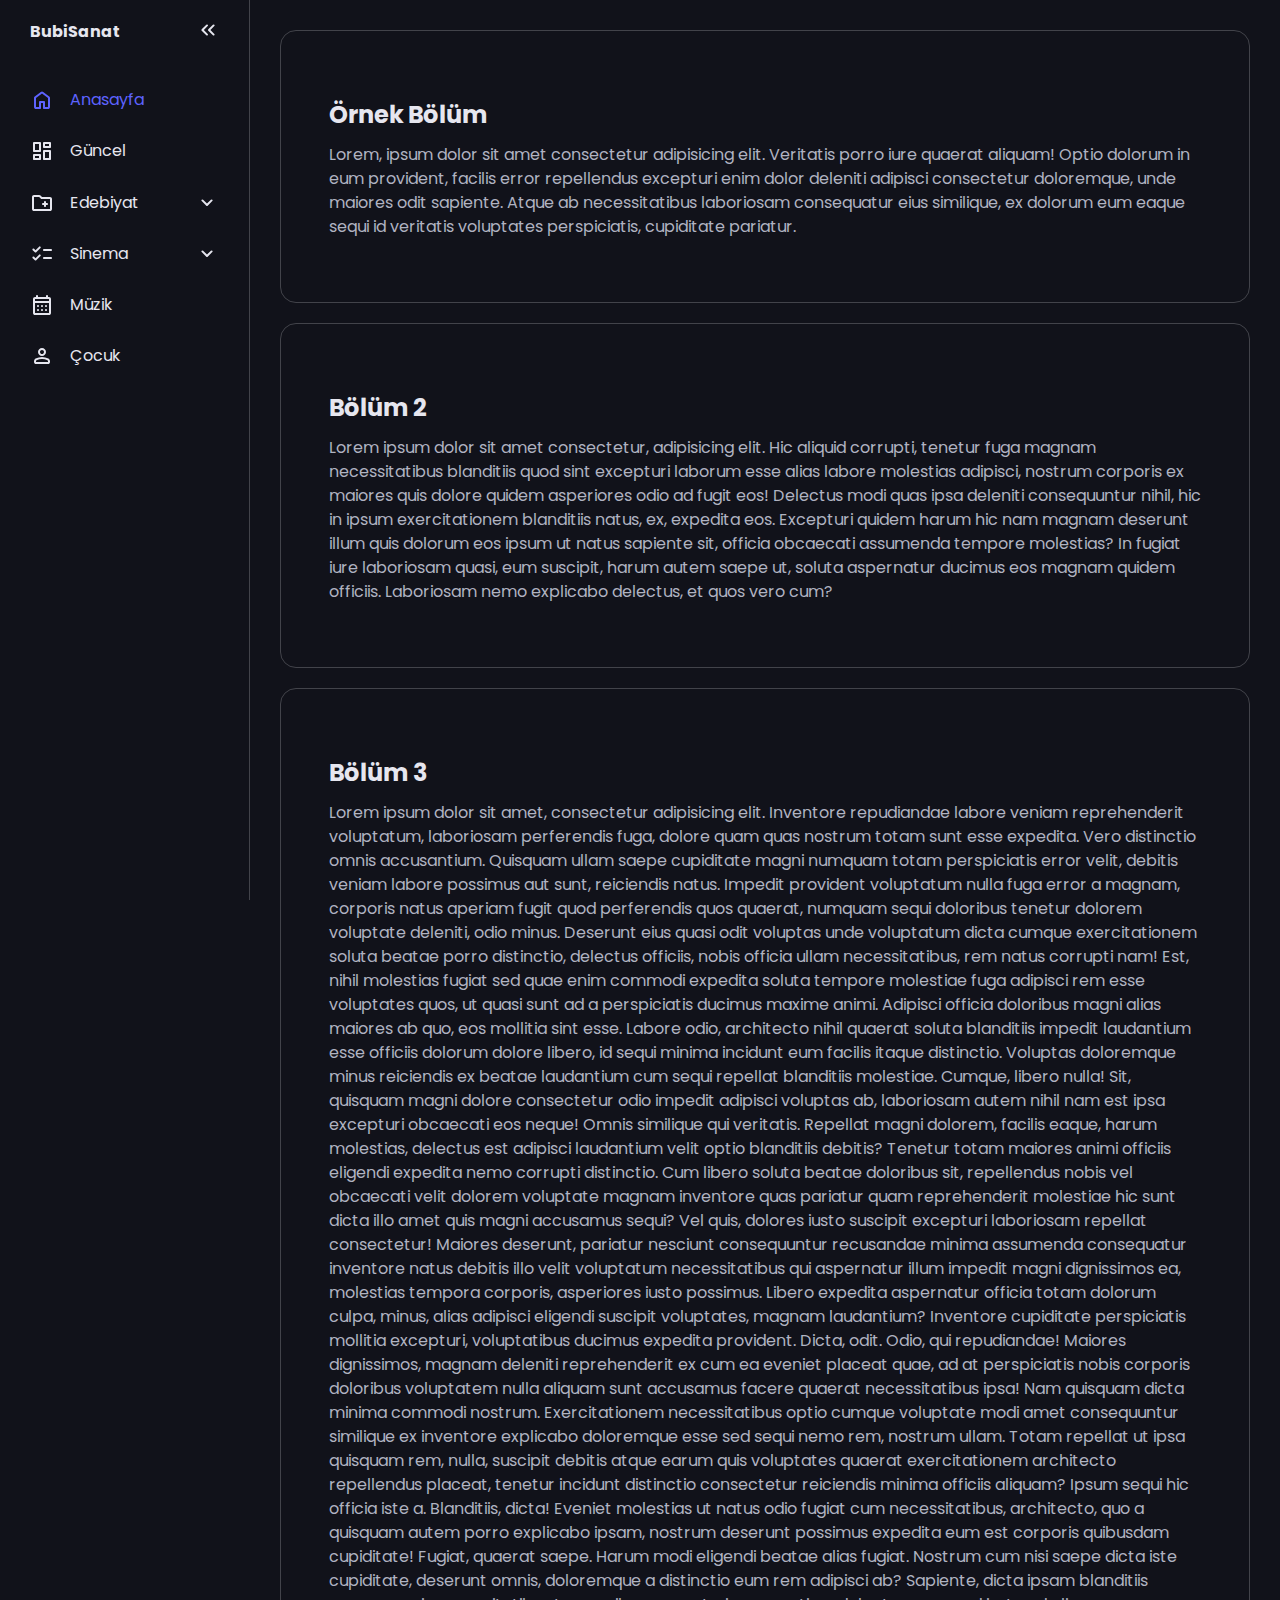
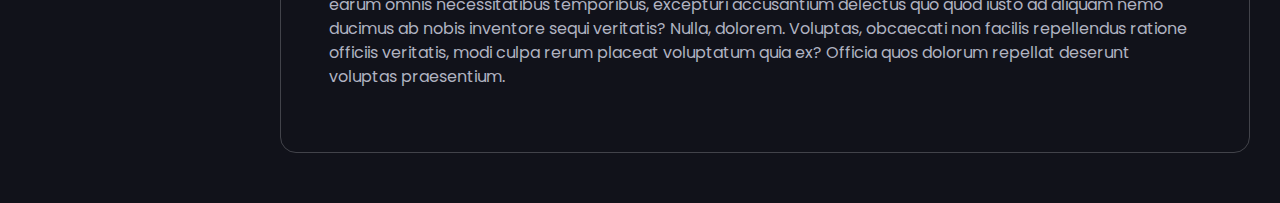
<file: index.html>
<!DOCTYPE html>
<html lang="en">
<head>
  <meta charset="UTF-8">
  <meta name="viewport" content="width=device-width, initial-scale=1.0">
  <title>Home</title>
  <link rel="stylesheet" href="style.css">
  <script type="text/javascript" src="app.js" defer></script>
  
</head>
<body>
  <nav id="sidebar">
    <ul>
      <li>
        <span class="logo">BubiSanat</span>
        <button onclick=toggleSidebar() id="toggle-btn">
          <svg xmlns="http://www.w3.org/2000/svg" height="24px" viewBox="0 -960 960 960" width="24px" fill="#e8eaed"><path d="m313-480 155 156q11 11 11.5 27.5T468-268q-11 11-28 11t-28-11L228-452q-6-6-8.5-13t-2.5-15q0-8 2.5-15t8.5-13l184-184q11-11 27.5-11.5T468-692q11 11 11 28t-11 28L313-480Zm264 0 155 156q11 11 11.5 27.5T732-268q-11 11-28 11t-28-11L492-452q-6-6-8.5-13t-2.5-15q0-8 2.5-15t8.5-13l184-184q11-11 27.5-11.5T732-692q11 11 11 28t-11 28L577-480Z"/></svg>
        </button>
      </li>
      <li class="active">
        <a href="index.html">
          <svg xmlns="http://www.w3.org/2000/svg" height="24px" viewBox="0 -960 960 960" width="24px" fill="#e8eaed"><path d="M240-200h120v-200q0-17 11.5-28.5T400-440h160q17 0 28.5 11.5T600-400v200h120v-360L480-740 240-560v360Zm-80 0v-360q0-19 8.5-36t23.5-28l240-180q21-16 48-16t48 16l240 180q15 11 23.5 28t8.5 36v360q0 33-23.5 56.5T720-120H560q-17 0-28.5-11.5T520-160v-200h-80v200q0 17-11.5 28.5T400-120H240q-33 0-56.5-23.5T160-200Zm320-270Z"/></svg>
          <span>Anasayfa</span>
        </a>
      </li>
      <li>
        <a class="active" href="guncel.html" id="guncel-link">
          <svg xmlns="http://www.w3.org/2000/svg" height="24px" viewBox="0 -960 960 960" width="24px" fill="#e8eaed"><path d="M520-640v-160q0-17 11.5-28.5T560-840h240q17 0 28.5 11.5T840-800v160q0 17-11.5 28.5T800-600H560q-17 0-28.5-11.5T520-640ZM120-480v-320q0-17 11.5-28.5T160-840h240q17 0 28.5 11.5T440-800v320q0 17-11.5 28.5T400-440H160q-17 0-28.5-11.5T120-480Zm400 320v-320q0-17 11.5-28.5T560-520h240q17 0 28.5 11.5T840-480v320q0 17-11.5 28.5T800-120H560q-17 0-28.5-11.5T520-160Zm-400 0v-160q0-17 11.5-28.5T160-360h240q17 0 28.5 11.5T440-320v160q0 17-11.5 28.5T400-120H160q-17 0-28.5-11.5T120-160Zm80-360h160v-240H200v240Zm400 320h160v-240H600v240Zm0-480h160v-80H600v80ZM200-200h160v-80H200v80Zm160-320Zm240-160Zm0 240ZM360-280Z"/></svg>
          <span>Güncel</span>
        </a>
      </li>
      <li>
        <button onclick=toggleSubMenu(this) class="dropdown-btn">
          <svg xmlns="http://www.w3.org/2000/svg" height="24px" viewBox="0 -960 960 960" width="24px" fill="#e8eaed"><path d="M160-160q-33 0-56.5-23.5T80-240v-480q0-33 23.5-56.5T160-800h207q16 0 30.5 6t25.5 17l57 57h320q33 0 56.5 23.5T880-640v400q0 33-23.5 56.5T800-160H160Zm0-80h640v-400H447l-80-80H160v480Zm0 0v-480 480Zm400-160v40q0 17 11.5 28.5T600-320q17 0 28.5-11.5T640-360v-40h40q17 0 28.5-11.5T720-440q0-17-11.5-28.5T680-480h-40v-40q0-17-11.5-28.5T600-560q-17 0-28.5 11.5T560-520v40h-40q-17 0-28.5 11.5T480-440q0 17 11.5 28.5T520-400h40Z"/></svg>
          <span>Edebiyat</span>
          <svg xmlns="http://www.w3.org/2000/svg" height="24px" viewBox="0 -960 960 960" width="24px" fill="#e8eaed"><path d="M480-361q-8 0-15-2.5t-13-8.5L268-556q-11-11-11-28t11-28q11-11 28-11t28 11l156 156 156-156q11-11 28-11t28 11q11 11 11 28t-11 28L508-372q-6 6-13 8.5t-15 2.5Z"/></svg>
        </button>
        <ul class="sub-menu">
          <div>
            <li><a href="#">Roman</a></li>
            <li><a href="#">Şiir</a></li>
            <li><a href="#">Öykü</a></li>
            <li><a href="#">Günlük</a></li>
            <li><a href="#">Gezi Yazısı</a></li>
            <li><a href="#">Masal</a></li>
            <li><a href="#">Deneme</a></li>
            <li><a href="#">Eleştiri/Çözümleme</a></li>
            <li><a href="#">Biyografi</a></li>
          </div>
        </ul>
      </li>
      <li>
        <button onclick=toggleSubMenu(this) class="dropdown-btn">
          <svg xmlns="http://www.w3.org/2000/svg" height="24px" viewBox="0 -960 960 960" width="24px" fill="#e8eaed"><path d="m221-313 142-142q12-12 28-11.5t28 12.5q11 12 11 28t-11 28L250-228q-12 12-28 12t-28-12l-86-86q-11-11-11-28t11-28q11-11 28-11t28 11l57 57Zm0-320 142-142q12-12 28-11.5t28 12.5q11 12 11 28t-11 28L250-548q-12 12-28 12t-28-12l-86-86q-11-11-11-28t11-28q11-11 28-11t28 11l57 57Zm339 353q-17 0-28.5-11.5T520-320q0-17 11.5-28.5T560-360h280q17 0 28.5 11.5T880-320q0 17-11.5 28.5T840-280H560Zm0-320q-17 0-28.5-11.5T520-640q0-17 11.5-28.5T560-680h280q17 0 28.5 11.5T880-640q0 17-11.5 28.5T840-600H560Z"/></svg>
          <span>Sinema</span>
          <svg xmlns="http://www.w3.org/2000/svg" height="24px" viewBox="0 -960 960 960" width="24px" fill="#e8eaed"><path d="M480-361q-8 0-15-2.5t-13-8.5L268-556q-11-11-11-28t11-28q11-11 28-11t28 11l156 156 156-156q11-11 28-11t28 11q11 11 11 28t-11 28L508-372q-6 6-13 8.5t-15 2.5Z"/></svg>
        </button>
        <ul class="sub-menu">
          <div>
            <li><a href="#">Ne izliyorum</a></li>
            <li><a href="#">Çözümleme/Eleştiri</a></li>
            <li><a href="#">Haftanın Filmleri</a></li>
            <li><a href="#">Belgesel</a></li>
            <li><a href="#">Kült Filmler</a></li>
          </div>
        </ul>
      </li>
      <li>
        <a href="music.html" id="music-link">
          <svg xmlns="http://www.w3.org/2000/svg" height="24px" viewBox="0 -960 960 960" width="24px" fill="#e8eaed"><path d="M200-80q-33 0-56.5-23.5T120-160v-560q0-33 23.5-56.5T200-800h40v-40q0-17 11.5-28.5T280-880q17 0 28.5 11.5T320-840v40h320v-40q0-17 11.5-28.5T680-880q17 0 28.5 11.5T720-840v40h40q33 0 56.5 23.5T840-720v560q0 33-23.5 56.5T760-80H200Zm0-80h560v-400H200v400Zm0-480h560v-80H200v80Zm0 0v-80 80Zm280 240q-17 0-28.5-11.5T440-440q0-17 11.5-28.5T480-480q17 0 28.5 11.5T520-440q0 17-11.5 28.5T480-400Zm-160 0q-17 0-28.5-11.5T280-440q0-17 11.5-28.5T320-480q17 0 28.5 11.5T360-440q0 17-11.5 28.5T320-400Zm320 0q-17 0-28.5-11.5T600-440q0-17 11.5-28.5T640-480q17 0 28.5 11.5T680-440q0 17-11.5 28.5T640-400ZM480-240q-17 0-28.5-11.5T440-280q0-17 11.5-28.5T480-320q17 0 28.5 11.5T520-280q0 17-11.5 28.5T480-240Zm-160 0q-17 0-28.5-11.5T280-280q0-17 11.5-28.5T320-320q17 0 28.5 11.5T360-280q0 17-11.5 28.5T320-240Zm320 0q-17 0-28.5-11.5T600-280q0-17 11.5-28.5T640-320q17 0 28.5 11.5T680-280q0 17-11.5 28.5T640-240Z"/></svg>
          <span>Müzik</span>
        </a>
      </li>
      <li>
        <a href="cocuk.html" id="cocuk-link">
          <svg xmlns="http://www.w3.org/2000/svg" height="24px" viewBox="0 -960 960 960" width="24px" fill="#e8eaed"><path d="M480-480q-66 0-113-47t-47-113q0-66 47-113t113-47q66 0 113 47t47 113q0 66-47 113t-113 47ZM160-240v-32q0-34 17.5-62.5T224-378q62-31 126-46.5T480-440q66 0 130 15.5T736-378q29 15 46.5 43.5T800-272v32q0 33-23.5 56.5T720-160H240q-33 0-56.5-23.5T160-240Zm80 0h480v-32q0-11-5.5-20T700-306q-54-27-109-40.5T480-360q-56 0-111 13.5T260-306q-9 5-14.5 14t-5.5 20v32Zm240-320q33 0 56.5-23.5T560-640q0-33-23.5-56.5T480-720q-33 0-56.5 23.5T400-640q0 33 23.5 56.5T480-560Zm0-80Zm0 400Z"/></svg>
          <span>Çocuk</span>
        </a>
      </li>
    </ul>
  </nav>
  <main>
    <div class="container">
      <h2>Örnek Bölüm</h2>
      <p>Lorem, ipsum dolor sit amet consectetur adipisicing elit. Veritatis porro iure quaerat aliquam! Optio dolorum in eum provident, facilis error repellendus excepturi enim dolor deleniti adipisci consectetur doloremque, unde maiores odit sapiente. Atque ab necessitatibus laboriosam consequatur eius similique, ex dolorum eum eaque sequi id veritatis voluptates perspiciatis, cupiditate pariatur.</p>
    </div>
    <div class="container">
      <h2>Bölüm 2 </h2>
      <p>Lorem ipsum dolor sit amet consectetur, adipisicing elit. Hic aliquid corrupti, tenetur fuga magnam necessitatibus blanditiis quod sint excepturi laborum esse alias labore molestias adipisci, nostrum corporis ex maiores quis dolore quidem asperiores odio ad fugit eos! Delectus modi quas ipsa deleniti consequuntur nihil, hic in ipsum exercitationem blanditiis natus, ex, expedita eos. Excepturi quidem harum hic nam magnam deserunt illum quis dolorum eos ipsum ut natus sapiente sit, officia obcaecati assumenda tempore molestias? In fugiat iure laboriosam quasi, eum suscipit, harum autem saepe ut, soluta aspernatur ducimus eos magnam quidem officiis. Laboriosam nemo explicabo delectus, et quos vero cum?</p>
    </div>
    <div class="container">
      <h2>Bölüm 3</h2>
      <p>Lorem ipsum dolor sit amet, consectetur adipisicing elit. Inventore repudiandae labore veniam reprehenderit voluptatum, laboriosam perferendis fuga, dolore quam quas nostrum totam sunt esse expedita. Vero distinctio omnis accusantium. Quisquam ullam saepe cupiditate magni numquam totam perspiciatis error velit, debitis veniam labore possimus aut sunt, reiciendis natus. Impedit provident voluptatum nulla fuga error a magnam, corporis natus aperiam fugit quod perferendis quos quaerat, numquam sequi doloribus tenetur dolorem voluptate deleniti, odio minus. Deserunt eius quasi odit voluptas unde voluptatum dicta cumque exercitationem soluta beatae porro distinctio, delectus officiis, nobis officia ullam necessitatibus, rem natus corrupti nam! Est, nihil molestias fugiat sed quae enim commodi expedita soluta tempore molestiae fuga adipisci rem esse voluptates quos, ut quasi sunt ad a perspiciatis ducimus maxime animi. Adipisci officia doloribus magni alias maiores ab quo, eos mollitia sint esse. Labore odio, architecto nihil quaerat soluta blanditiis impedit laudantium esse officiis dolorum dolore libero, id sequi minima incidunt eum facilis itaque distinctio. Voluptas doloremque minus reiciendis ex beatae laudantium cum sequi repellat blanditiis molestiae. Cumque, libero nulla! Sit, quisquam magni dolore consectetur odio impedit adipisci voluptas ab, laboriosam autem nihil nam est ipsa excepturi obcaecati eos neque! Omnis similique qui veritatis. Repellat magni dolorem, facilis eaque, harum molestias, delectus est adipisci laudantium velit optio blanditiis debitis? Tenetur totam maiores animi officiis eligendi expedita nemo corrupti distinctio. Cum libero soluta beatae doloribus sit, repellendus nobis vel obcaecati velit dolorem voluptate magnam inventore quas pariatur quam reprehenderit molestiae hic sunt dicta illo amet quis magni accusamus sequi? Vel quis, dolores iusto suscipit excepturi laboriosam repellat consectetur! Maiores deserunt, pariatur nesciunt consequuntur recusandae minima assumenda consequatur inventore natus debitis illo velit voluptatum necessitatibus qui aspernatur illum impedit magni dignissimos ea, molestias tempora corporis, asperiores iusto possimus. Libero expedita aspernatur officia totam dolorum culpa, minus, alias adipisci eligendi suscipit voluptates, magnam laudantium? Inventore cupiditate perspiciatis mollitia excepturi, voluptatibus ducimus expedita provident. Dicta, odit. Odio, qui repudiandae! Maiores dignissimos, magnam deleniti reprehenderit ex cum ea eveniet placeat quae, ad at perspiciatis nobis corporis doloribus voluptatem nulla aliquam sunt accusamus facere quaerat necessitatibus ipsa! Nam quisquam dicta minima commodi nostrum. Exercitationem necessitatibus optio cumque voluptate modi amet consequuntur similique ex inventore explicabo doloremque esse sed sequi nemo rem, nostrum ullam. Totam repellat ut ipsa quisquam rem, nulla, suscipit debitis atque earum quis voluptates quaerat exercitationem architecto repellendus placeat, tenetur incidunt distinctio consectetur reiciendis minima officiis aliquam? Ipsum sequi hic officia iste a. Blanditiis, dicta! Eveniet molestias ut natus odio fugiat cum necessitatibus, architecto, quo a quisquam autem porro explicabo ipsam, nostrum deserunt possimus expedita eum est corporis quibusdam cupiditate! Fugiat, quaerat saepe. Harum modi eligendi beatae alias fugiat. Nostrum cum nisi saepe dicta iste cupiditate, deserunt omnis, doloremque a distinctio eum rem adipisci ab? Sapiente, dicta ipsam blanditiis earum omnis necessitatibus temporibus, excepturi accusantium delectus quo quod iusto ad aliquam nemo ducimus ab nobis inventore sequi veritatis? Nulla, dolorem. Voluptas, obcaecati non facilis repellendus ratione officiis veritatis, modi culpa rerum placeat voluptatum quia ex? Officia quos dolorum repellat deserunt voluptas praesentium.</p>
    </div>
  </main>
</body>
</html>
</file>
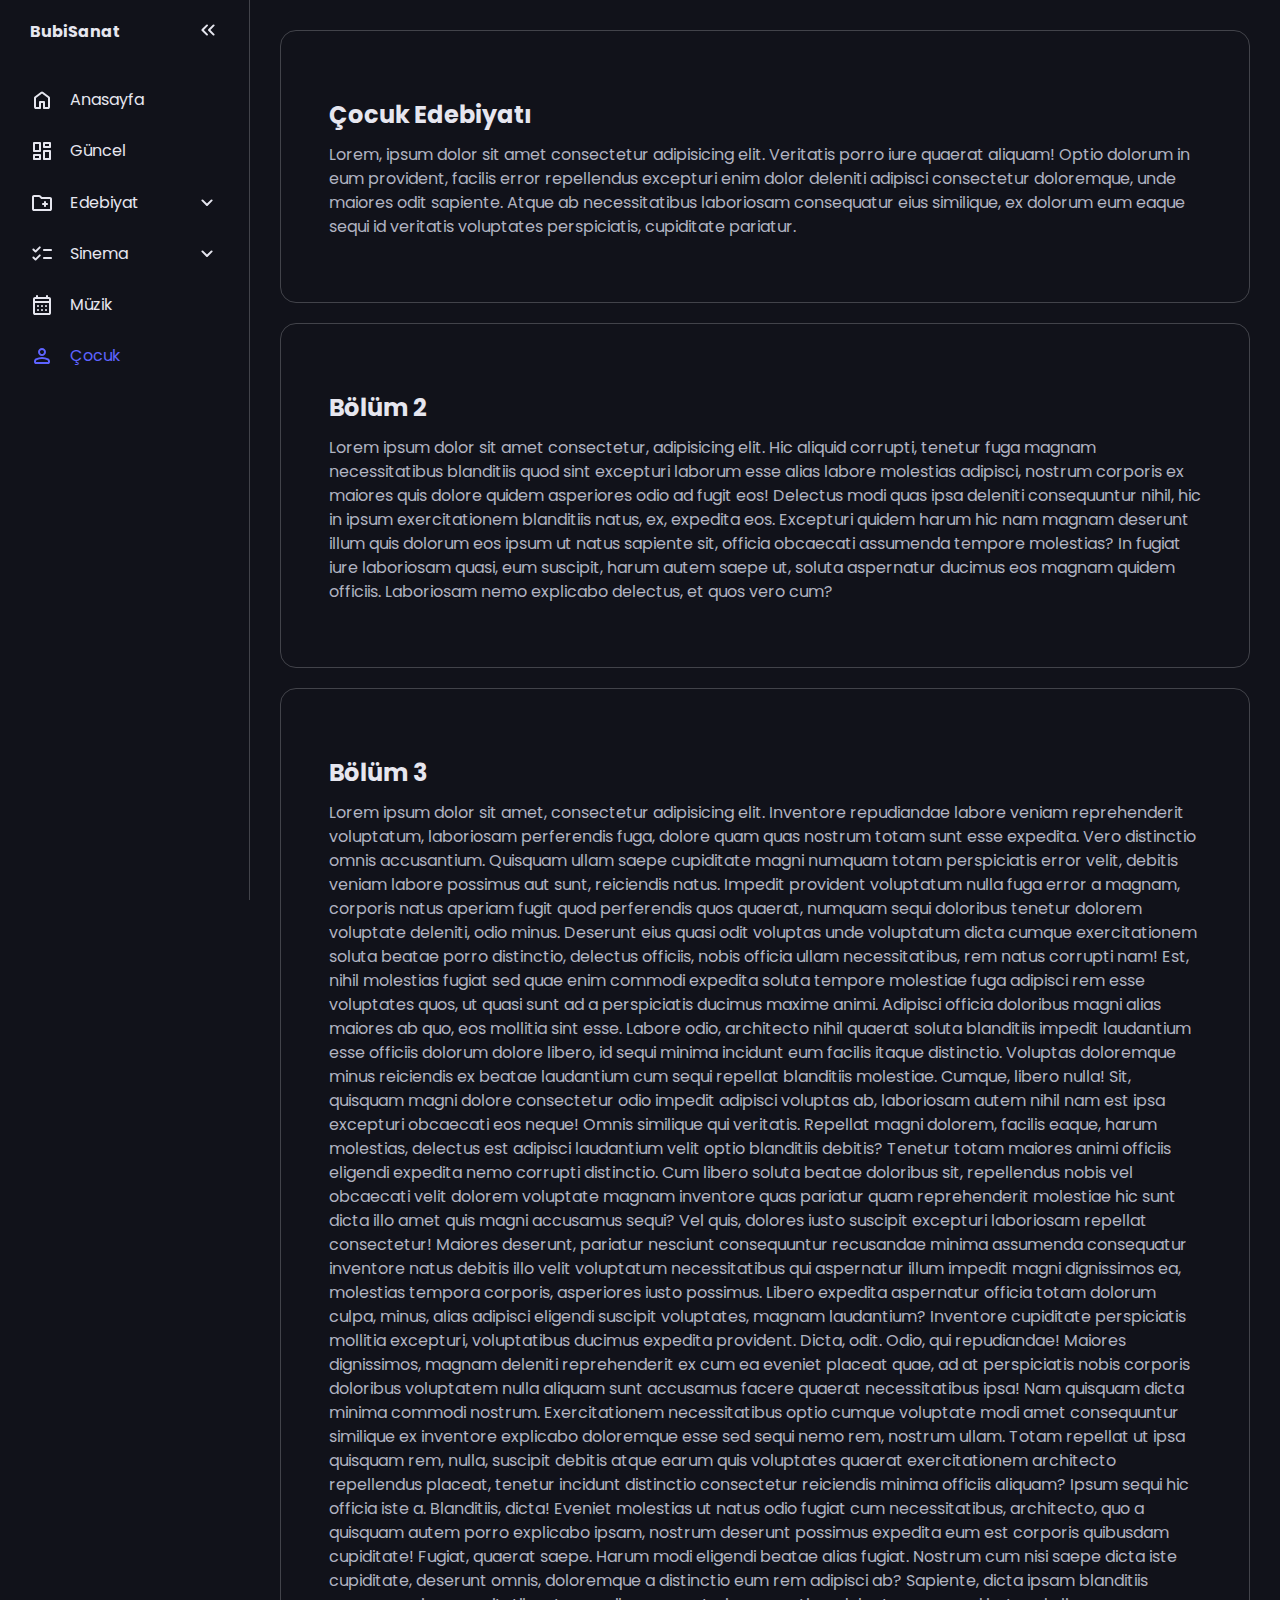
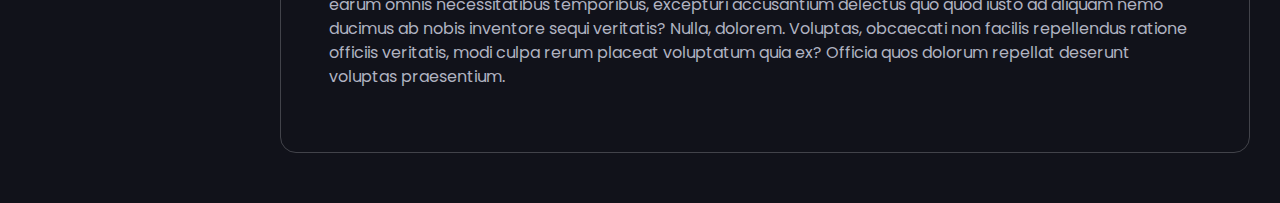
<file: cocuk.html>
<!DOCTYPE html>
<html lang="en">
<head>
  <meta charset="UTF-8">
  <meta name="viewport" content="width=device-width, initial-scale=1.0">
  <title>Home</title>
  <link rel="stylesheet" href="style.css">
  <script type="text/javascript" src="app.js" defer></script>
  
</head>
<body>
  <nav id="sidebar">
    <ul>
      <li>
        <span class="logo">BubiSanat</span>
        <button onclick=toggleSidebar() id="toggle-btn">
          <svg xmlns="http://www.w3.org/2000/svg" height="24px" viewBox="0 -960 960 960" width="24px" fill="#e8eaed"><path d="m313-480 155 156q11 11 11.5 27.5T468-268q-11 11-28 11t-28-11L228-452q-6-6-8.5-13t-2.5-15q0-8 2.5-15t8.5-13l184-184q11-11 27.5-11.5T468-692q11 11 11 28t-11 28L313-480Zm264 0 155 156q11 11 11.5 27.5T732-268q-11 11-28 11t-28-11L492-452q-6-6-8.5-13t-2.5-15q0-8 2.5-15t8.5-13l184-184q11-11 27.5-11.5T732-692q11 11 11 28t-11 28L577-480Z"/></svg>
        </button>
      </li>
      <li>
        <a href="index.html" id="index-link">
          <svg xmlns="http://www.w3.org/2000/svg" height="24px" viewBox="0 -960 960 960" width="24px" fill="#e8eaed"><path d="M240-200h120v-200q0-17 11.5-28.5T400-440h160q17 0 28.5 11.5T600-400v200h120v-360L480-740 240-560v360Zm-80 0v-360q0-19 8.5-36t23.5-28l240-180q21-16 48-16t48 16l240 180q15 11 23.5 28t8.5 36v360q0 33-23.5 56.5T720-120H560q-17 0-28.5-11.5T520-160v-200h-80v200q0 17-11.5 28.5T400-120H240q-33 0-56.5-23.5T160-200Zm320-270Z"/></svg>
          <span>Anasayfa</span>
        </a>
      </li>
      <li>
        <a href="guncel.html" id="guncel-link">
          <svg xmlns="http://www.w3.org/2000/svg" height="24px" viewBox="0 -960 960 960" width="24px" fill="#e8eaed"><path d="M520-640v-160q0-17 11.5-28.5T560-840h240q17 0 28.5 11.5T840-800v160q0 17-11.5 28.5T800-600H560q-17 0-28.5-11.5T520-640ZM120-480v-320q0-17 11.5-28.5T160-840h240q17 0 28.5 11.5T440-800v320q0 17-11.5 28.5T400-440H160q-17 0-28.5-11.5T120-480Zm400 320v-320q0-17 11.5-28.5T560-520h240q17 0 28.5 11.5T840-480v320q0 17-11.5 28.5T800-120H560q-17 0-28.5-11.5T520-160Zm-400 0v-160q0-17 11.5-28.5T160-360h240q17 0 28.5 11.5T440-320v160q0 17-11.5 28.5T400-120H160q-17 0-28.5-11.5T120-160Zm80-360h160v-240H200v240Zm400 320h160v-240H600v240Zm0-480h160v-80H600v80ZM200-200h160v-80H200v80Zm160-320Zm240-160Zm0 240ZM360-280Z"/></svg>
          <span>Güncel</span>
        </a>
      </li>
      <li>
        <button onclick=toggleSubMenu(this) class="dropdown-btn">
          <svg xmlns="http://www.w3.org/2000/svg" height="24px" viewBox="0 -960 960 960" width="24px" fill="#e8eaed"><path d="M160-160q-33 0-56.5-23.5T80-240v-480q0-33 23.5-56.5T160-800h207q16 0 30.5 6t25.5 17l57 57h320q33 0 56.5 23.5T880-640v400q0 33-23.5 56.5T800-160H160Zm0-80h640v-400H447l-80-80H160v480Zm0 0v-480 480Zm400-160v40q0 17 11.5 28.5T600-320q17 0 28.5-11.5T640-360v-40h40q17 0 28.5-11.5T720-440q0-17-11.5-28.5T680-480h-40v-40q0-17-11.5-28.5T600-560q-17 0-28.5 11.5T560-520v40h-40q-17 0-28.5 11.5T480-440q0 17 11.5 28.5T520-400h40Z"/></svg>
          <span>Edebiyat</span>
          <svg xmlns="http://www.w3.org/2000/svg" height="24px" viewBox="0 -960 960 960" width="24px" fill="#e8eaed"><path d="M480-361q-8 0-15-2.5t-13-8.5L268-556q-11-11-11-28t11-28q11-11 28-11t28 11l156 156 156-156q11-11 28-11t28 11q11 11 11 28t-11 28L508-372q-6 6-13 8.5t-15 2.5Z"/></svg>
        </button>
        <ul class="sub-menu">
          <div>
            <li><a href="#">Roman</a></li>
            <li><a href="#">Şiir</a></li>
            <li><a href="#">Öykü</a></li>
            <li><a href="#">Günlük</a></li>
            <li><a href="#">Gezi Yazısı</a></li>
            <li><a href="#">Masal</a></li>
            <li><a href="#">Deneme</a></li>
            <li><a href="#">Eleştiri/Çözümleme</a></li>
            <li><a href="#">Biyografi</a></li>
          </div>
        </ul>
      </li>
      <li>
        <button onclick=toggleSubMenu(this) class="dropdown-btn">
          <svg xmlns="http://www.w3.org/2000/svg" height="24px" viewBox="0 -960 960 960" width="24px" fill="#e8eaed"><path d="m221-313 142-142q12-12 28-11.5t28 12.5q11 12 11 28t-11 28L250-228q-12 12-28 12t-28-12l-86-86q-11-11-11-28t11-28q11-11 28-11t28 11l57 57Zm0-320 142-142q12-12 28-11.5t28 12.5q11 12 11 28t-11 28L250-548q-12 12-28 12t-28-12l-86-86q-11-11-11-28t11-28q11-11 28-11t28 11l57 57Zm339 353q-17 0-28.5-11.5T520-320q0-17 11.5-28.5T560-360h280q17 0 28.5 11.5T880-320q0 17-11.5 28.5T840-280H560Zm0-320q-17 0-28.5-11.5T520-640q0-17 11.5-28.5T560-680h280q17 0 28.5 11.5T880-640q0 17-11.5 28.5T840-600H560Z"/></svg>
          <span>Sinema</span>
          <svg xmlns="http://www.w3.org/2000/svg" height="24px" viewBox="0 -960 960 960" width="24px" fill="#e8eaed"><path d="M480-361q-8 0-15-2.5t-13-8.5L268-556q-11-11-11-28t11-28q11-11 28-11t28 11l156 156 156-156q11-11 28-11t28 11q11 11 11 28t-11 28L508-372q-6 6-13 8.5t-15 2.5Z"/></svg>
        </button>
        <ul class="sub-menu">
          <div>
            <li><a href="#">Ne izliyorum</a></li>
            <li><a href="#">Çözümleme/Eleştiri</a></li>
            <li><a href="#">Haftanın Filmleri</a></li>
            <li><a href="#">Belgesel</a></li>
            <li><a href="#">Kült Filmler</a></li>
          </div>
        </ul>
      </li>
      <li>
        <a href="music.html" id="music-link">
          <svg xmlns="http://www.w3.org/2000/svg" height="24px" viewBox="0 -960 960 960" width="24px" fill="#e8eaed"><path d="M200-80q-33 0-56.5-23.5T120-160v-560q0-33 23.5-56.5T200-800h40v-40q0-17 11.5-28.5T280-880q17 0 28.5 11.5T320-840v40h320v-40q0-17 11.5-28.5T680-880q17 0 28.5 11.5T720-840v40h40q33 0 56.5 23.5T840-720v560q0 33-23.5 56.5T760-80H200Zm0-80h560v-400H200v400Zm0-480h560v-80H200v80Zm0 0v-80 80Zm280 240q-17 0-28.5-11.5T440-440q0-17 11.5-28.5T480-480q17 0 28.5 11.5T520-440q0 17-11.5 28.5T480-400Zm-160 0q-17 0-28.5-11.5T280-440q0-17 11.5-28.5T320-480q17 0 28.5 11.5T360-440q0 17-11.5 28.5T320-400Zm320 0q-17 0-28.5-11.5T600-440q0-17 11.5-28.5T640-480q17 0 28.5 11.5T680-440q0 17-11.5 28.5T640-400ZM480-240q-17 0-28.5-11.5T440-280q0-17 11.5-28.5T480-320q17 0 28.5 11.5T520-280q0 17-11.5 28.5T480-240Zm-160 0q-17 0-28.5-11.5T280-280q0-17 11.5-28.5T320-320q17 0 28.5 11.5T360-280q0 17-11.5 28.5T320-240Zm320 0q-17 0-28.5-11.5T600-280q0-17 11.5-28.5T640-320q17 0 28.5 11.5T680-280q0 17-11.5 28.5T640-240Z"/></svg>
          <span>Müzik</span>
        </a>
      </li>
      <li class="active">
        <a href="cocuk.html" id="cocuk-link">
          <svg xmlns="http://www.w3.org/2000/svg" height="24px" viewBox="0 -960 960 960" width="24px" fill="#e8eaed"><path d="M480-480q-66 0-113-47t-47-113q0-66 47-113t113-47q66 0 113 47t47 113q0 66-47 113t-113 47ZM160-240v-32q0-34 17.5-62.5T224-378q62-31 126-46.5T480-440q66 0 130 15.5T736-378q29 15 46.5 43.5T800-272v32q0 33-23.5 56.5T720-160H240q-33 0-56.5-23.5T160-240Zm80 0h480v-32q0-11-5.5-20T700-306q-54-27-109-40.5T480-360q-56 0-111 13.5T260-306q-9 5-14.5 14t-5.5 20v32Zm240-320q33 0 56.5-23.5T560-640q0-33-23.5-56.5T480-720q-33 0-56.5 23.5T400-640q0 33 23.5 56.5T480-560Zm0-80Zm0 400Z"/></svg>
          <span>Çocuk</span>
        </a>
      </li>
    </ul>
  </nav>
  <main>
    <div class="container">
      <h2>Çocuk Edebiyatı</h2>
      <p>Lorem, ipsum dolor sit amet consectetur adipisicing elit. Veritatis porro iure quaerat aliquam! Optio dolorum in eum provident, facilis error repellendus excepturi enim dolor deleniti adipisci consectetur doloremque, unde maiores odit sapiente. Atque ab necessitatibus laboriosam consequatur eius similique, ex dolorum eum eaque sequi id veritatis voluptates perspiciatis, cupiditate pariatur.</p>
    </div>
    <div class="container">
      <h2>Bölüm 2 </h2>
      <p>Lorem ipsum dolor sit amet consectetur, adipisicing elit. Hic aliquid corrupti, tenetur fuga magnam necessitatibus blanditiis quod sint excepturi laborum esse alias labore molestias adipisci, nostrum corporis ex maiores quis dolore quidem asperiores odio ad fugit eos! Delectus modi quas ipsa deleniti consequuntur nihil, hic in ipsum exercitationem blanditiis natus, ex, expedita eos. Excepturi quidem harum hic nam magnam deserunt illum quis dolorum eos ipsum ut natus sapiente sit, officia obcaecati assumenda tempore molestias? In fugiat iure laboriosam quasi, eum suscipit, harum autem saepe ut, soluta aspernatur ducimus eos magnam quidem officiis. Laboriosam nemo explicabo delectus, et quos vero cum?</p>
    </div>
    <div class="container">
      <h2>Bölüm 3</h2>
      <p>Lorem ipsum dolor sit amet, consectetur adipisicing elit. Inventore repudiandae labore veniam reprehenderit voluptatum, laboriosam perferendis fuga, dolore quam quas nostrum totam sunt esse expedita. Vero distinctio omnis accusantium. Quisquam ullam saepe cupiditate magni numquam totam perspiciatis error velit, debitis veniam labore possimus aut sunt, reiciendis natus. Impedit provident voluptatum nulla fuga error a magnam, corporis natus aperiam fugit quod perferendis quos quaerat, numquam sequi doloribus tenetur dolorem voluptate deleniti, odio minus. Deserunt eius quasi odit voluptas unde voluptatum dicta cumque exercitationem soluta beatae porro distinctio, delectus officiis, nobis officia ullam necessitatibus, rem natus corrupti nam! Est, nihil molestias fugiat sed quae enim commodi expedita soluta tempore molestiae fuga adipisci rem esse voluptates quos, ut quasi sunt ad a perspiciatis ducimus maxime animi. Adipisci officia doloribus magni alias maiores ab quo, eos mollitia sint esse. Labore odio, architecto nihil quaerat soluta blanditiis impedit laudantium esse officiis dolorum dolore libero, id sequi minima incidunt eum facilis itaque distinctio. Voluptas doloremque minus reiciendis ex beatae laudantium cum sequi repellat blanditiis molestiae. Cumque, libero nulla! Sit, quisquam magni dolore consectetur odio impedit adipisci voluptas ab, laboriosam autem nihil nam est ipsa excepturi obcaecati eos neque! Omnis similique qui veritatis. Repellat magni dolorem, facilis eaque, harum molestias, delectus est adipisci laudantium velit optio blanditiis debitis? Tenetur totam maiores animi officiis eligendi expedita nemo corrupti distinctio. Cum libero soluta beatae doloribus sit, repellendus nobis vel obcaecati velit dolorem voluptate magnam inventore quas pariatur quam reprehenderit molestiae hic sunt dicta illo amet quis magni accusamus sequi? Vel quis, dolores iusto suscipit excepturi laboriosam repellat consectetur! Maiores deserunt, pariatur nesciunt consequuntur recusandae minima assumenda consequatur inventore natus debitis illo velit voluptatum necessitatibus qui aspernatur illum impedit magni dignissimos ea, molestias tempora corporis, asperiores iusto possimus. Libero expedita aspernatur officia totam dolorum culpa, minus, alias adipisci eligendi suscipit voluptates, magnam laudantium? Inventore cupiditate perspiciatis mollitia excepturi, voluptatibus ducimus expedita provident. Dicta, odit. Odio, qui repudiandae! Maiores dignissimos, magnam deleniti reprehenderit ex cum ea eveniet placeat quae, ad at perspiciatis nobis corporis doloribus voluptatem nulla aliquam sunt accusamus facere quaerat necessitatibus ipsa! Nam quisquam dicta minima commodi nostrum. Exercitationem necessitatibus optio cumque voluptate modi amet consequuntur similique ex inventore explicabo doloremque esse sed sequi nemo rem, nostrum ullam. Totam repellat ut ipsa quisquam rem, nulla, suscipit debitis atque earum quis voluptates quaerat exercitationem architecto repellendus placeat, tenetur incidunt distinctio consectetur reiciendis minima officiis aliquam? Ipsum sequi hic officia iste a. Blanditiis, dicta! Eveniet molestias ut natus odio fugiat cum necessitatibus, architecto, quo a quisquam autem porro explicabo ipsam, nostrum deserunt possimus expedita eum est corporis quibusdam cupiditate! Fugiat, quaerat saepe. Harum modi eligendi beatae alias fugiat. Nostrum cum nisi saepe dicta iste cupiditate, deserunt omnis, doloremque a distinctio eum rem adipisci ab? Sapiente, dicta ipsam blanditiis earum omnis necessitatibus temporibus, excepturi accusantium delectus quo quod iusto ad aliquam nemo ducimus ab nobis inventore sequi veritatis? Nulla, dolorem. Voluptas, obcaecati non facilis repellendus ratione officiis veritatis, modi culpa rerum placeat voluptatum quia ex? Officia quos dolorum repellat deserunt voluptas praesentium.</p>
    </div>
  </main>
</body>
</html>
</file>
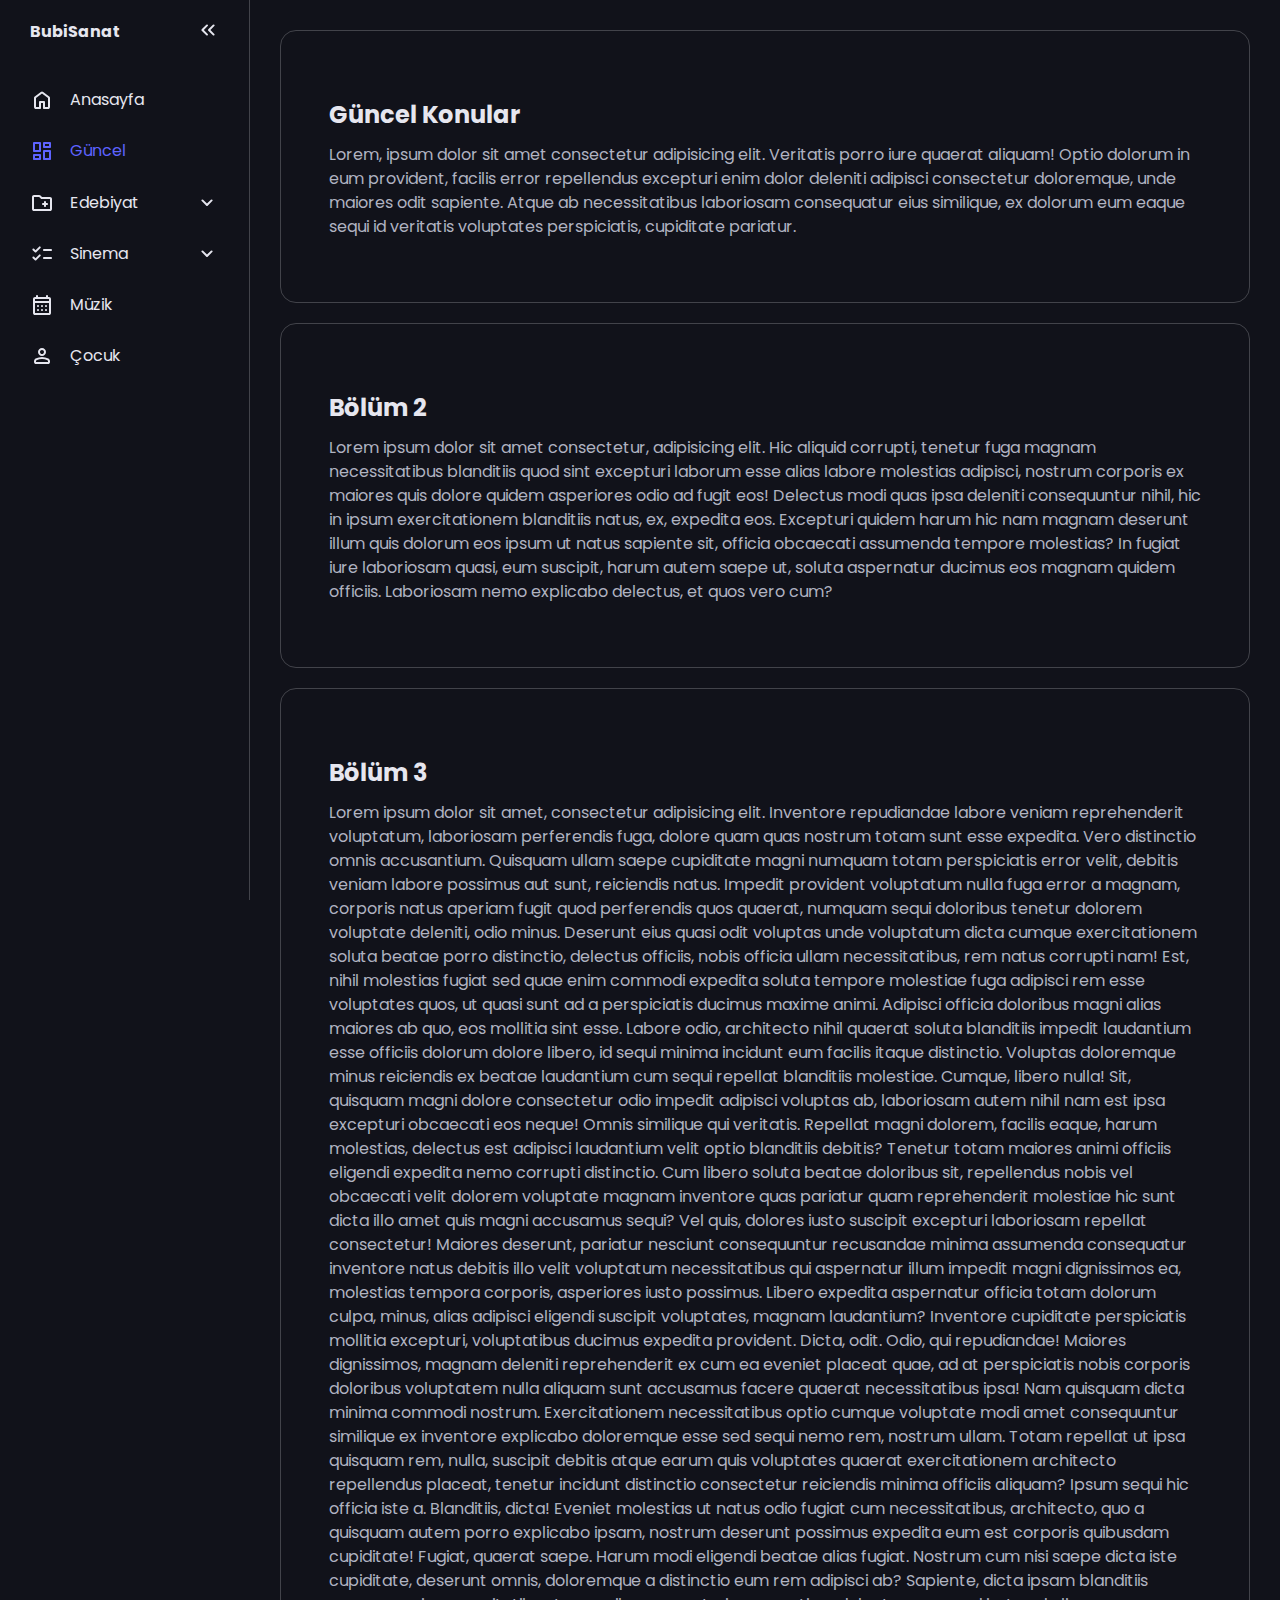
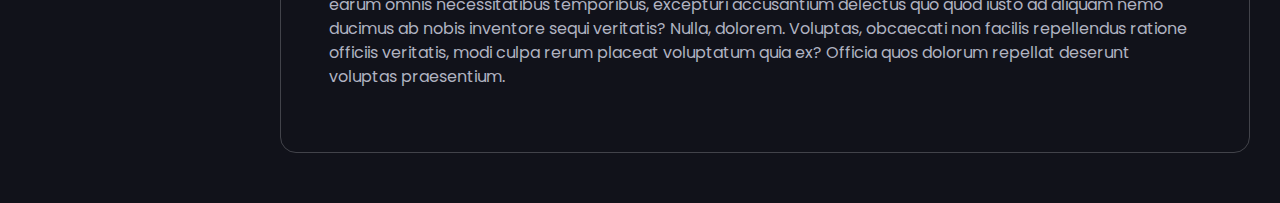
<file: guncel.html>
<!DOCTYPE html>
<html lang="en">
<head>
  <meta charset="UTF-8">
  <meta name="viewport" content="width=device-width, initial-scale=1.0">
  <title>Home</title>
  <link rel="stylesheet" href="style.css">
  <script type="text/javascript" src="app.js" defer></script>
  
</head>
<body>
  <nav id="sidebar">
    <ul>
      <li>
        <span class="logo">BubiSanat</span>
        <button onclick=toggleSidebar() id="toggle-btn">
          <svg xmlns="http://www.w3.org/2000/svg" height="24px" viewBox="0 -960 960 960" width="24px" fill="#e8eaed"><path d="m313-480 155 156q11 11 11.5 27.5T468-268q-11 11-28 11t-28-11L228-452q-6-6-8.5-13t-2.5-15q0-8 2.5-15t8.5-13l184-184q11-11 27.5-11.5T468-692q11 11 11 28t-11 28L313-480Zm264 0 155 156q11 11 11.5 27.5T732-268q-11 11-28 11t-28-11L492-452q-6-6-8.5-13t-2.5-15q0-8 2.5-15t8.5-13l184-184q11-11 27.5-11.5T732-692q11 11 11 28t-11 28L577-480Z"/></svg>
        </button>
      </li>
      <li>
        <a href="index.html">
          <svg xmlns="http://www.w3.org/2000/svg" height="24px" viewBox="0 -960 960 960" width="24px" fill="#e8eaed"><path d="M240-200h120v-200q0-17 11.5-28.5T400-440h160q17 0 28.5 11.5T600-400v200h120v-360L480-740 240-560v360Zm-80 0v-360q0-19 8.5-36t23.5-28l240-180q21-16 48-16t48 16l240 180q15 11 23.5 28t8.5 36v360q0 33-23.5 56.5T720-120H560q-17 0-28.5-11.5T520-160v-200h-80v200q0 17-11.5 28.5T400-120H240q-33 0-56.5-23.5T160-200Zm320-270Z"/></svg>
          <span>Anasayfa</span>
        </a>
      </li>
      <li class="active">
        <a href="guncel.html">
          <svg xmlns="http://www.w3.org/2000/svg" height="24px" viewBox="0 -960 960 960" width="24px" fill="#e8eaed"><path d="M520-640v-160q0-17 11.5-28.5T560-840h240q17 0 28.5 11.5T840-800v160q0 17-11.5 28.5T800-600H560q-17 0-28.5-11.5T520-640ZM120-480v-320q0-17 11.5-28.5T160-840h240q17 0 28.5 11.5T440-800v320q0 17-11.5 28.5T400-440H160q-17 0-28.5-11.5T120-480Zm400 320v-320q0-17 11.5-28.5T560-520h240q17 0 28.5 11.5T840-480v320q0 17-11.5 28.5T800-120H560q-17 0-28.5-11.5T520-160Zm-400 0v-160q0-17 11.5-28.5T160-360h240q17 0 28.5 11.5T440-320v160q0 17-11.5 28.5T400-120H160q-17 0-28.5-11.5T120-160Zm80-360h160v-240H200v240Zm400 320h160v-240H600v240Zm0-480h160v-80H600v80ZM200-200h160v-80H200v80Zm160-320Zm240-160Zm0 240ZM360-280Z"/></svg>
          <span>Güncel</span>
        </a>
      </li>
      <li>
        <button onclick=toggleSubMenu(this) class="dropdown-btn">
          <svg xmlns="http://www.w3.org/2000/svg" height="24px" viewBox="0 -960 960 960" width="24px" fill="#e8eaed"><path d="M160-160q-33 0-56.5-23.5T80-240v-480q0-33 23.5-56.5T160-800h207q16 0 30.5 6t25.5 17l57 57h320q33 0 56.5 23.5T880-640v400q0 33-23.5 56.5T800-160H160Zm0-80h640v-400H447l-80-80H160v480Zm0 0v-480 480Zm400-160v40q0 17 11.5 28.5T600-320q17 0 28.5-11.5T640-360v-40h40q17 0 28.5-11.5T720-440q0-17-11.5-28.5T680-480h-40v-40q0-17-11.5-28.5T600-560q-17 0-28.5 11.5T560-520v40h-40q-17 0-28.5 11.5T480-440q0 17 11.5 28.5T520-400h40Z"/></svg>
          <span>Edebiyat</span>
          <svg xmlns="http://www.w3.org/2000/svg" height="24px" viewBox="0 -960 960 960" width="24px" fill="#e8eaed"><path d="M480-361q-8 0-15-2.5t-13-8.5L268-556q-11-11-11-28t11-28q11-11 28-11t28 11l156 156 156-156q11-11 28-11t28 11q11 11 11 28t-11 28L508-372q-6 6-13 8.5t-15 2.5Z"/></svg>
        </button>
        <ul class="sub-menu">
          <div>
            <li><a href="#">Roman</a></li>
            <li><a href="#">Şiir</a></li>
            <li><a href="#">Öykü</a></li>
            <li><a href="#">Günlük</a></li>
            <li><a href="#">Gezi Yazısı</a></li>
            <li><a href="#">Masal</a></li>
            <li><a href="#">Deneme</a></li>
            <li><a href="#">Eleştiri/Çözümleme</a></li>
            <li><a href="#">Biyografi</a></li>
          </div>
        </ul>
      </li>
      <li>
        <button onclick=toggleSubMenu(this) class="dropdown-btn">
          <svg xmlns="http://www.w3.org/2000/svg" height="24px" viewBox="0 -960 960 960" width="24px" fill="#e8eaed"><path d="m221-313 142-142q12-12 28-11.5t28 12.5q11 12 11 28t-11 28L250-228q-12 12-28 12t-28-12l-86-86q-11-11-11-28t11-28q11-11 28-11t28 11l57 57Zm0-320 142-142q12-12 28-11.5t28 12.5q11 12 11 28t-11 28L250-548q-12 12-28 12t-28-12l-86-86q-11-11-11-28t11-28q11-11 28-11t28 11l57 57Zm339 353q-17 0-28.5-11.5T520-320q0-17 11.5-28.5T560-360h280q17 0 28.5 11.5T880-320q0 17-11.5 28.5T840-280H560Zm0-320q-17 0-28.5-11.5T520-640q0-17 11.5-28.5T560-680h280q17 0 28.5 11.5T880-640q0 17-11.5 28.5T840-600H560Z"/></svg>
          <span>Sinema</span>
          <svg xmlns="http://www.w3.org/2000/svg" height="24px" viewBox="0 -960 960 960" width="24px" fill="#e8eaed"><path d="M480-361q-8 0-15-2.5t-13-8.5L268-556q-11-11-11-28t11-28q11-11 28-11t28 11l156 156 156-156q11-11 28-11t28 11q11 11 11 28t-11 28L508-372q-6 6-13 8.5t-15 2.5Z"/></svg>
        </button>
        <ul class="sub-menu">
          <div>
            <li><a href="#">Ne izliyorum</a></li>
            <li><a href="#">Çözümleme/Eleştiri</a></li>
            <li><a href="#">Haftanın Filmleri</a></li>
            <li><a href="#">Belgesel</a></li>
            <li><a href="#">Kült Filmler</a></li>
          </div>
        </ul>
      </li>
      <li>
        <a href="music.html">
          <svg xmlns="http://www.w3.org/2000/svg" height="24px" viewBox="0 -960 960 960" width="24px" fill="#e8eaed"><path d="M200-80q-33 0-56.5-23.5T120-160v-560q0-33 23.5-56.5T200-800h40v-40q0-17 11.5-28.5T280-880q17 0 28.5 11.5T320-840v40h320v-40q0-17 11.5-28.5T680-880q17 0 28.5 11.5T720-840v40h40q33 0 56.5 23.5T840-720v560q0 33-23.5 56.5T760-80H200Zm0-80h560v-400H200v400Zm0-480h560v-80H200v80Zm0 0v-80 80Zm280 240q-17 0-28.5-11.5T440-440q0-17 11.5-28.5T480-480q17 0 28.5 11.5T520-440q0 17-11.5 28.5T480-400Zm-160 0q-17 0-28.5-11.5T280-440q0-17 11.5-28.5T320-480q17 0 28.5 11.5T360-440q0 17-11.5 28.5T320-400Zm320 0q-17 0-28.5-11.5T600-440q0-17 11.5-28.5T640-480q17 0 28.5 11.5T680-440q0 17-11.5 28.5T640-400ZM480-240q-17 0-28.5-11.5T440-280q0-17 11.5-28.5T480-320q17 0 28.5 11.5T520-280q0 17-11.5 28.5T480-240Zm-160 0q-17 0-28.5-11.5T280-280q0-17 11.5-28.5T320-320q17 0 28.5 11.5T360-280q0 17-11.5 28.5T320-240Zm320 0q-17 0-28.5-11.5T600-280q0-17 11.5-28.5T640-320q17 0 28.5 11.5T680-280q0 17-11.5 28.5T640-240Z"/></svg>
          <span>Müzik</span>
        </a>
      </li>
      <li>
        <a href="cocuk.html">
          <svg xmlns="http://www.w3.org/2000/svg" height="24px" viewBox="0 -960 960 960" width="24px" fill="#e8eaed"><path d="M480-480q-66 0-113-47t-47-113q0-66 47-113t113-47q66 0 113 47t47 113q0 66-47 113t-113 47ZM160-240v-32q0-34 17.5-62.5T224-378q62-31 126-46.5T480-440q66 0 130 15.5T736-378q29 15 46.5 43.5T800-272v32q0 33-23.5 56.5T720-160H240q-33 0-56.5-23.5T160-240Zm80 0h480v-32q0-11-5.5-20T700-306q-54-27-109-40.5T480-360q-56 0-111 13.5T260-306q-9 5-14.5 14t-5.5 20v32Zm240-320q33 0 56.5-23.5T560-640q0-33-23.5-56.5T480-720q-33 0-56.5 23.5T400-640q0 33 23.5 56.5T480-560Zm0-80Zm0 400Z"/></svg>
          <span>Çocuk</span>
        </a>
      </li>
    </ul>
  </nav>
  <main>
    <div class="container">
      <h2>Güncel Konular</h2>
      <p>Lorem, ipsum dolor sit amet consectetur adipisicing elit. Veritatis porro iure quaerat aliquam! Optio dolorum in eum provident, facilis error repellendus excepturi enim dolor deleniti adipisci consectetur doloremque, unde maiores odit sapiente. Atque ab necessitatibus laboriosam consequatur eius similique, ex dolorum eum eaque sequi id veritatis voluptates perspiciatis, cupiditate pariatur.</p>
    </div>
    <div class="container">
      <h2>Bölüm 2 </h2>
      <p>Lorem ipsum dolor sit amet consectetur, adipisicing elit. Hic aliquid corrupti, tenetur fuga magnam necessitatibus blanditiis quod sint excepturi laborum esse alias labore molestias adipisci, nostrum corporis ex maiores quis dolore quidem asperiores odio ad fugit eos! Delectus modi quas ipsa deleniti consequuntur nihil, hic in ipsum exercitationem blanditiis natus, ex, expedita eos. Excepturi quidem harum hic nam magnam deserunt illum quis dolorum eos ipsum ut natus sapiente sit, officia obcaecati assumenda tempore molestias? In fugiat iure laboriosam quasi, eum suscipit, harum autem saepe ut, soluta aspernatur ducimus eos magnam quidem officiis. Laboriosam nemo explicabo delectus, et quos vero cum?</p>
    </div>
    <div class="container">
      <h2>Bölüm 3</h2>
      <p>Lorem ipsum dolor sit amet, consectetur adipisicing elit. Inventore repudiandae labore veniam reprehenderit voluptatum, laboriosam perferendis fuga, dolore quam quas nostrum totam sunt esse expedita. Vero distinctio omnis accusantium. Quisquam ullam saepe cupiditate magni numquam totam perspiciatis error velit, debitis veniam labore possimus aut sunt, reiciendis natus. Impedit provident voluptatum nulla fuga error a magnam, corporis natus aperiam fugit quod perferendis quos quaerat, numquam sequi doloribus tenetur dolorem voluptate deleniti, odio minus. Deserunt eius quasi odit voluptas unde voluptatum dicta cumque exercitationem soluta beatae porro distinctio, delectus officiis, nobis officia ullam necessitatibus, rem natus corrupti nam! Est, nihil molestias fugiat sed quae enim commodi expedita soluta tempore molestiae fuga adipisci rem esse voluptates quos, ut quasi sunt ad a perspiciatis ducimus maxime animi. Adipisci officia doloribus magni alias maiores ab quo, eos mollitia sint esse. Labore odio, architecto nihil quaerat soluta blanditiis impedit laudantium esse officiis dolorum dolore libero, id sequi minima incidunt eum facilis itaque distinctio. Voluptas doloremque minus reiciendis ex beatae laudantium cum sequi repellat blanditiis molestiae. Cumque, libero nulla! Sit, quisquam magni dolore consectetur odio impedit adipisci voluptas ab, laboriosam autem nihil nam est ipsa excepturi obcaecati eos neque! Omnis similique qui veritatis. Repellat magni dolorem, facilis eaque, harum molestias, delectus est adipisci laudantium velit optio blanditiis debitis? Tenetur totam maiores animi officiis eligendi expedita nemo corrupti distinctio. Cum libero soluta beatae doloribus sit, repellendus nobis vel obcaecati velit dolorem voluptate magnam inventore quas pariatur quam reprehenderit molestiae hic sunt dicta illo amet quis magni accusamus sequi? Vel quis, dolores iusto suscipit excepturi laboriosam repellat consectetur! Maiores deserunt, pariatur nesciunt consequuntur recusandae minima assumenda consequatur inventore natus debitis illo velit voluptatum necessitatibus qui aspernatur illum impedit magni dignissimos ea, molestias tempora corporis, asperiores iusto possimus. Libero expedita aspernatur officia totam dolorum culpa, minus, alias adipisci eligendi suscipit voluptates, magnam laudantium? Inventore cupiditate perspiciatis mollitia excepturi, voluptatibus ducimus expedita provident. Dicta, odit. Odio, qui repudiandae! Maiores dignissimos, magnam deleniti reprehenderit ex cum ea eveniet placeat quae, ad at perspiciatis nobis corporis doloribus voluptatem nulla aliquam sunt accusamus facere quaerat necessitatibus ipsa! Nam quisquam dicta minima commodi nostrum. Exercitationem necessitatibus optio cumque voluptate modi amet consequuntur similique ex inventore explicabo doloremque esse sed sequi nemo rem, nostrum ullam. Totam repellat ut ipsa quisquam rem, nulla, suscipit debitis atque earum quis voluptates quaerat exercitationem architecto repellendus placeat, tenetur incidunt distinctio consectetur reiciendis minima officiis aliquam? Ipsum sequi hic officia iste a. Blanditiis, dicta! Eveniet molestias ut natus odio fugiat cum necessitatibus, architecto, quo a quisquam autem porro explicabo ipsam, nostrum deserunt possimus expedita eum est corporis quibusdam cupiditate! Fugiat, quaerat saepe. Harum modi eligendi beatae alias fugiat. Nostrum cum nisi saepe dicta iste cupiditate, deserunt omnis, doloremque a distinctio eum rem adipisci ab? Sapiente, dicta ipsam blanditiis earum omnis necessitatibus temporibus, excepturi accusantium delectus quo quod iusto ad aliquam nemo ducimus ab nobis inventore sequi veritatis? Nulla, dolorem. Voluptas, obcaecati non facilis repellendus ratione officiis veritatis, modi culpa rerum placeat voluptatum quia ex? Officia quos dolorum repellat deserunt voluptas praesentium.</p>
    </div>
  </main>
</body>
</html>
</file>
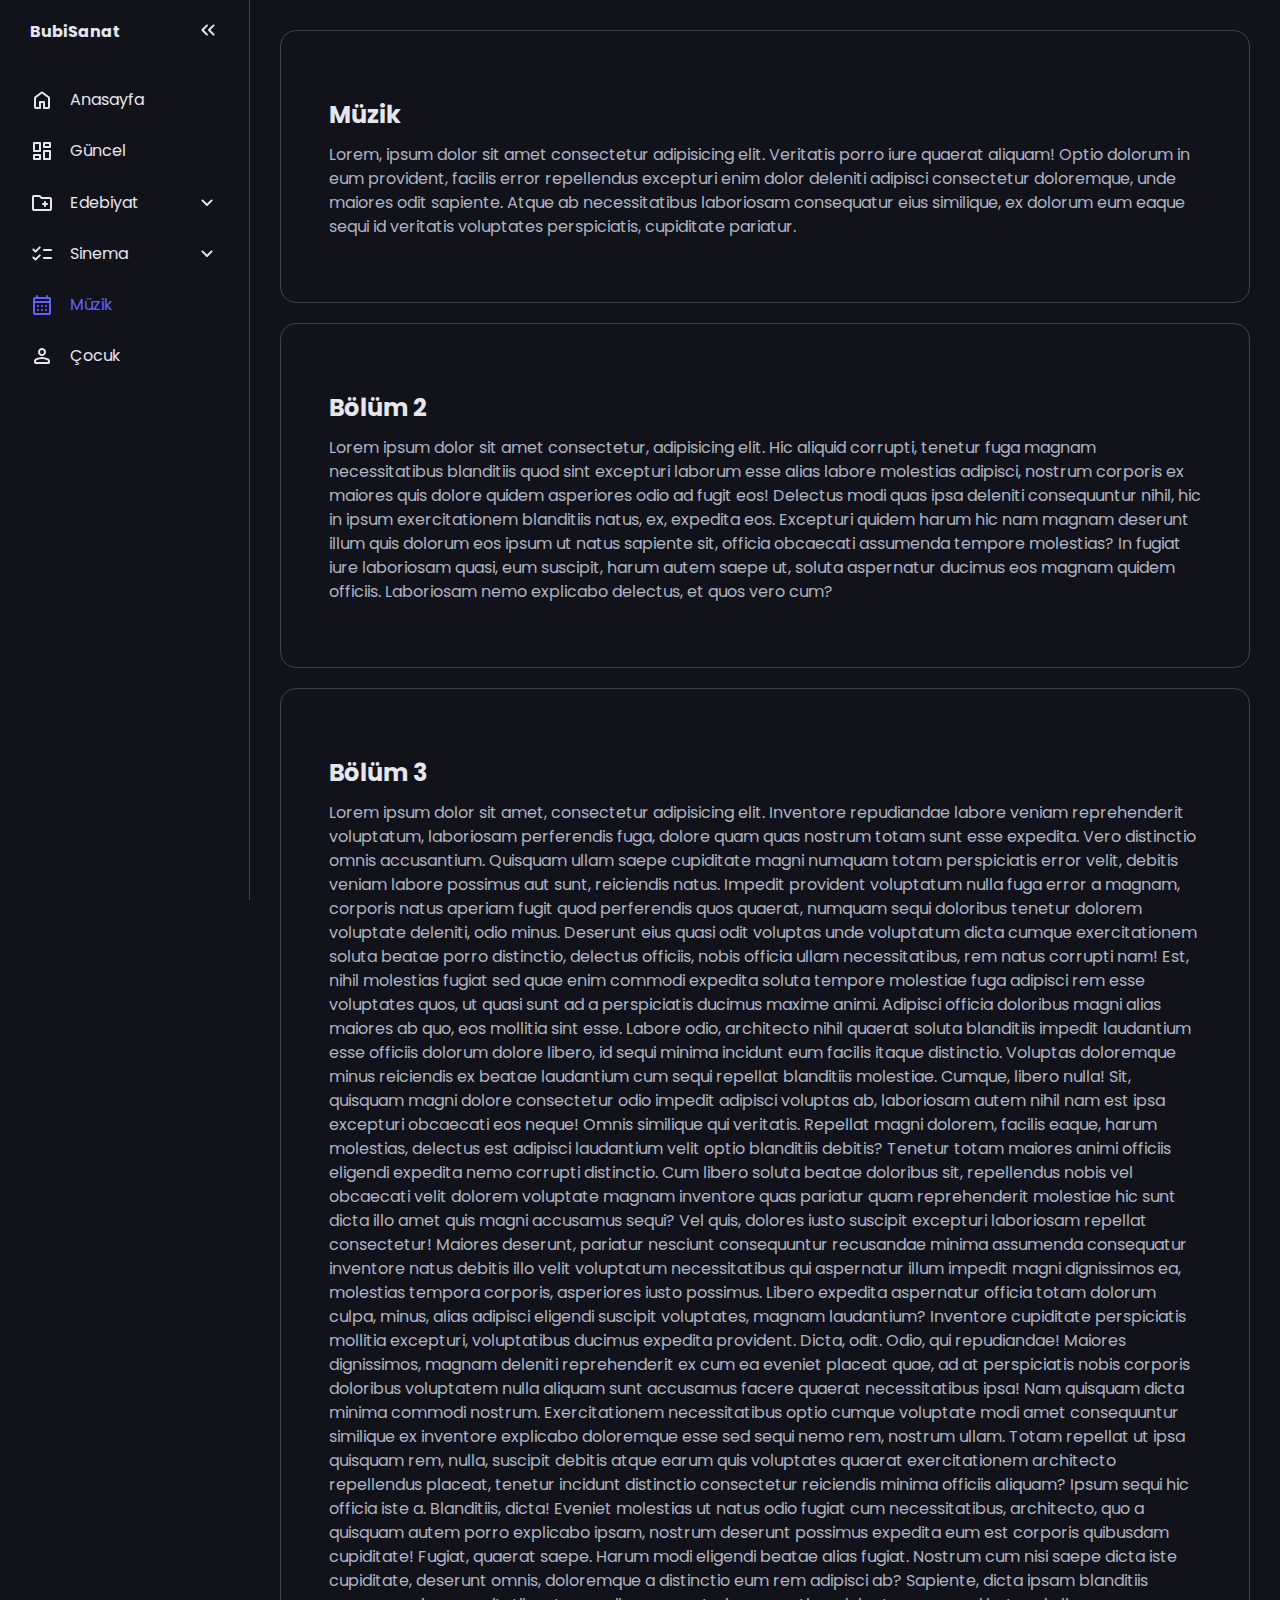
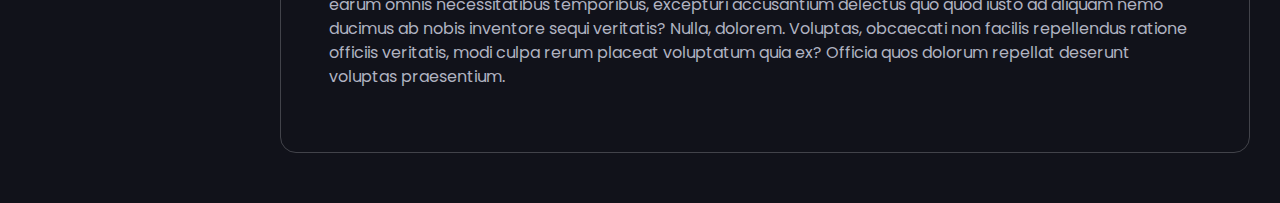
<file: music.html>
<!DOCTYPE html>
<html lang="en">
<head>
  <meta charset="UTF-8">
  <meta name="viewport" content="width=device-width, initial-scale=1.0">
  <title>Home</title>
  <link rel="stylesheet" href="style.css">
  <script type="text/javascript" src="app.js" defer></script>
  
</head>
<body>
  <nav id="sidebar">
    <ul>
      <li>
        <span class="logo">BubiSanat</span>
        <button onclick=toggleSidebar() id="toggle-btn">
          <svg xmlns="http://www.w3.org/2000/svg" height="24px" viewBox="0 -960 960 960" width="24px" fill="#e8eaed"><path d="m313-480 155 156q11 11 11.5 27.5T468-268q-11 11-28 11t-28-11L228-452q-6-6-8.5-13t-2.5-15q0-8 2.5-15t8.5-13l184-184q11-11 27.5-11.5T468-692q11 11 11 28t-11 28L313-480Zm264 0 155 156q11 11 11.5 27.5T732-268q-11 11-28 11t-28-11L492-452q-6-6-8.5-13t-2.5-15q0-8 2.5-15t8.5-13l184-184q11-11 27.5-11.5T732-692q11 11 11 28t-11 28L577-480Z"/></svg>
        </button>
      </li>
      <li>
        <a href="index.html">
          <svg xmlns="http://www.w3.org/2000/svg" height="24px" viewBox="0 -960 960 960" width="24px" fill="#e8eaed"><path d="M240-200h120v-200q0-17 11.5-28.5T400-440h160q17 0 28.5 11.5T600-400v200h120v-360L480-740 240-560v360Zm-80 0v-360q0-19 8.5-36t23.5-28l240-180q21-16 48-16t48 16l240 180q15 11 23.5 28t8.5 36v360q0 33-23.5 56.5T720-120H560q-17 0-28.5-11.5T520-160v-200h-80v200q0 17-11.5 28.5T400-120H240q-33 0-56.5-23.5T160-200Zm320-270Z"/></svg>
          <span>Anasayfa</span>
        </a>
      </li>
      <li>
        <a href="guncel.html">
          <svg xmlns="http://www.w3.org/2000/svg" height="24px" viewBox="0 -960 960 960" width="24px" fill="#e8eaed"><path d="M520-640v-160q0-17 11.5-28.5T560-840h240q17 0 28.5 11.5T840-800v160q0 17-11.5 28.5T800-600H560q-17 0-28.5-11.5T520-640ZM120-480v-320q0-17 11.5-28.5T160-840h240q17 0 28.5 11.5T440-800v320q0 17-11.5 28.5T400-440H160q-17 0-28.5-11.5T120-480Zm400 320v-320q0-17 11.5-28.5T560-520h240q17 0 28.5 11.5T840-480v320q0 17-11.5 28.5T800-120H560q-17 0-28.5-11.5T520-160Zm-400 0v-160q0-17 11.5-28.5T160-360h240q17 0 28.5 11.5T440-320v160q0 17-11.5 28.5T400-120H160q-17 0-28.5-11.5T120-160Zm80-360h160v-240H200v240Zm400 320h160v-240H600v240Zm0-480h160v-80H600v80ZM200-200h160v-80H200v80Zm160-320Zm240-160Zm0 240ZM360-280Z"/></svg>
          <span>Güncel</span>
        </a>
      </li>
      <li>
        <button onclick=toggleSubMenu(this) class="dropdown-btn">
          <svg xmlns="http://www.w3.org/2000/svg" height="24px" viewBox="0 -960 960 960" width="24px" fill="#e8eaed"><path d="M160-160q-33 0-56.5-23.5T80-240v-480q0-33 23.5-56.5T160-800h207q16 0 30.5 6t25.5 17l57 57h320q33 0 56.5 23.5T880-640v400q0 33-23.5 56.5T800-160H160Zm0-80h640v-400H447l-80-80H160v480Zm0 0v-480 480Zm400-160v40q0 17 11.5 28.5T600-320q17 0 28.5-11.5T640-360v-40h40q17 0 28.5-11.5T720-440q0-17-11.5-28.5T680-480h-40v-40q0-17-11.5-28.5T600-560q-17 0-28.5 11.5T560-520v40h-40q-17 0-28.5 11.5T480-440q0 17 11.5 28.5T520-400h40Z"/></svg>
          <span>Edebiyat</span>
          <svg xmlns="http://www.w3.org/2000/svg" height="24px" viewBox="0 -960 960 960" width="24px" fill="#e8eaed"><path d="M480-361q-8 0-15-2.5t-13-8.5L268-556q-11-11-11-28t11-28q11-11 28-11t28 11l156 156 156-156q11-11 28-11t28 11q11 11 11 28t-11 28L508-372q-6 6-13 8.5t-15 2.5Z"/></svg>
        </button>
        <ul class="sub-menu">
          <div>
            <li><a href="#">Roman</a></li>
            <li><a href="#">Şiir</a></li>
            <li><a href="#">Öykü</a></li>
            <li><a href="#">Günlük</a></li>
            <li><a href="#">Gezi Yazısı</a></li>
            <li><a href="#">Masal</a></li>
            <li><a href="#">Deneme</a></li>
            <li><a href="#">Eleştiri/Çözümleme</a></li>
            <li><a href="#">Biyografi</a></li>
          </div>
        </ul>
      </li>
      <li>
        <button onclick=toggleSubMenu(this) class="dropdown-btn">
          <svg xmlns="http://www.w3.org/2000/svg" height="24px" viewBox="0 -960 960 960" width="24px" fill="#e8eaed"><path d="m221-313 142-142q12-12 28-11.5t28 12.5q11 12 11 28t-11 28L250-228q-12 12-28 12t-28-12l-86-86q-11-11-11-28t11-28q11-11 28-11t28 11l57 57Zm0-320 142-142q12-12 28-11.5t28 12.5q11 12 11 28t-11 28L250-548q-12 12-28 12t-28-12l-86-86q-11-11-11-28t11-28q11-11 28-11t28 11l57 57Zm339 353q-17 0-28.5-11.5T520-320q0-17 11.5-28.5T560-360h280q17 0 28.5 11.5T880-320q0 17-11.5 28.5T840-280H560Zm0-320q-17 0-28.5-11.5T520-640q0-17 11.5-28.5T560-680h280q17 0 28.5 11.5T880-640q0 17-11.5 28.5T840-600H560Z"/></svg>
          <span>Sinema</span>
          <svg xmlns="http://www.w3.org/2000/svg" height="24px" viewBox="0 -960 960 960" width="24px" fill="#e8eaed"><path d="M480-361q-8 0-15-2.5t-13-8.5L268-556q-11-11-11-28t11-28q11-11 28-11t28 11l156 156 156-156q11-11 28-11t28 11q11 11 11 28t-11 28L508-372q-6 6-13 8.5t-15 2.5Z"/></svg>
        </button>
        <ul class="sub-menu">
          <div>
            <li><a href="#">Ne izliyorum</a></li>
            <li><a href="#">Çözümleme/Eleştiri</a></li>
            <li><a href="#">Haftanın Filmleri</a></li>
            <li><a href="#">Belgesel</a></li>
            <li><a href="#">Kült Filmler</a></li>
          </div>
        </ul>
      </li>
      <li class="active">
        <a href="music.html">
          <svg xmlns="http://www.w3.org/2000/svg" height="24px" viewBox="0 -960 960 960" width="24px" fill="#e8eaed"><path d="M200-80q-33 0-56.5-23.5T120-160v-560q0-33 23.5-56.5T200-800h40v-40q0-17 11.5-28.5T280-880q17 0 28.5 11.5T320-840v40h320v-40q0-17 11.5-28.5T680-880q17 0 28.5 11.5T720-840v40h40q33 0 56.5 23.5T840-720v560q0 33-23.5 56.5T760-80H200Zm0-80h560v-400H200v400Zm0-480h560v-80H200v80Zm0 0v-80 80Zm280 240q-17 0-28.5-11.5T440-440q0-17 11.5-28.5T480-480q17 0 28.5 11.5T520-440q0 17-11.5 28.5T480-400Zm-160 0q-17 0-28.5-11.5T280-440q0-17 11.5-28.5T320-480q17 0 28.5 11.5T360-440q0 17-11.5 28.5T320-400Zm320 0q-17 0-28.5-11.5T600-440q0-17 11.5-28.5T640-480q17 0 28.5 11.5T680-440q0 17-11.5 28.5T640-400ZM480-240q-17 0-28.5-11.5T440-280q0-17 11.5-28.5T480-320q17 0 28.5 11.5T520-280q0 17-11.5 28.5T480-240Zm-160 0q-17 0-28.5-11.5T280-280q0-17 11.5-28.5T320-320q17 0 28.5 11.5T360-280q0 17-11.5 28.5T320-240Zm320 0q-17 0-28.5-11.5T600-280q0-17 11.5-28.5T640-320q17 0 28.5 11.5T680-280q0 17-11.5 28.5T640-240Z"/></svg>
          <span>Müzik</span>
        </a>
      </li>
      <li>
        <a href="cocuk.html">
          <svg xmlns="http://www.w3.org/2000/svg" height="24px" viewBox="0 -960 960 960" width="24px" fill="#e8eaed"><path d="M480-480q-66 0-113-47t-47-113q0-66 47-113t113-47q66 0 113 47t47 113q0 66-47 113t-113 47ZM160-240v-32q0-34 17.5-62.5T224-378q62-31 126-46.5T480-440q66 0 130 15.5T736-378q29 15 46.5 43.5T800-272v32q0 33-23.5 56.5T720-160H240q-33 0-56.5-23.5T160-240Zm80 0h480v-32q0-11-5.5-20T700-306q-54-27-109-40.5T480-360q-56 0-111 13.5T260-306q-9 5-14.5 14t-5.5 20v32Zm240-320q33 0 56.5-23.5T560-640q0-33-23.5-56.5T480-720q-33 0-56.5 23.5T400-640q0 33 23.5 56.5T480-560Zm0-80Zm0 400Z"/></svg>
          <span>Çocuk</span>
        </a>
      </li>
    </ul>
  </nav>
  <main>
    <div class="container">
      <h2>Müzik</h2>
      <p>Lorem, ipsum dolor sit amet consectetur adipisicing elit. Veritatis porro iure quaerat aliquam! Optio dolorum in eum provident, facilis error repellendus excepturi enim dolor deleniti adipisci consectetur doloremque, unde maiores odit sapiente. Atque ab necessitatibus laboriosam consequatur eius similique, ex dolorum eum eaque sequi id veritatis voluptates perspiciatis, cupiditate pariatur.</p>
    </div>
    <div class="container">
      <h2>Bölüm 2 </h2>
      <p>Lorem ipsum dolor sit amet consectetur, adipisicing elit. Hic aliquid corrupti, tenetur fuga magnam necessitatibus blanditiis quod sint excepturi laborum esse alias labore molestias adipisci, nostrum corporis ex maiores quis dolore quidem asperiores odio ad fugit eos! Delectus modi quas ipsa deleniti consequuntur nihil, hic in ipsum exercitationem blanditiis natus, ex, expedita eos. Excepturi quidem harum hic nam magnam deserunt illum quis dolorum eos ipsum ut natus sapiente sit, officia obcaecati assumenda tempore molestias? In fugiat iure laboriosam quasi, eum suscipit, harum autem saepe ut, soluta aspernatur ducimus eos magnam quidem officiis. Laboriosam nemo explicabo delectus, et quos vero cum?</p>
    </div>
    <div class="container">
      <h2>Bölüm 3</h2>
      <p>Lorem ipsum dolor sit amet, consectetur adipisicing elit. Inventore repudiandae labore veniam reprehenderit voluptatum, laboriosam perferendis fuga, dolore quam quas nostrum totam sunt esse expedita. Vero distinctio omnis accusantium. Quisquam ullam saepe cupiditate magni numquam totam perspiciatis error velit, debitis veniam labore possimus aut sunt, reiciendis natus. Impedit provident voluptatum nulla fuga error a magnam, corporis natus aperiam fugit quod perferendis quos quaerat, numquam sequi doloribus tenetur dolorem voluptate deleniti, odio minus. Deserunt eius quasi odit voluptas unde voluptatum dicta cumque exercitationem soluta beatae porro distinctio, delectus officiis, nobis officia ullam necessitatibus, rem natus corrupti nam! Est, nihil molestias fugiat sed quae enim commodi expedita soluta tempore molestiae fuga adipisci rem esse voluptates quos, ut quasi sunt ad a perspiciatis ducimus maxime animi. Adipisci officia doloribus magni alias maiores ab quo, eos mollitia sint esse. Labore odio, architecto nihil quaerat soluta blanditiis impedit laudantium esse officiis dolorum dolore libero, id sequi minima incidunt eum facilis itaque distinctio. Voluptas doloremque minus reiciendis ex beatae laudantium cum sequi repellat blanditiis molestiae. Cumque, libero nulla! Sit, quisquam magni dolore consectetur odio impedit adipisci voluptas ab, laboriosam autem nihil nam est ipsa excepturi obcaecati eos neque! Omnis similique qui veritatis. Repellat magni dolorem, facilis eaque, harum molestias, delectus est adipisci laudantium velit optio blanditiis debitis? Tenetur totam maiores animi officiis eligendi expedita nemo corrupti distinctio. Cum libero soluta beatae doloribus sit, repellendus nobis vel obcaecati velit dolorem voluptate magnam inventore quas pariatur quam reprehenderit molestiae hic sunt dicta illo amet quis magni accusamus sequi? Vel quis, dolores iusto suscipit excepturi laboriosam repellat consectetur! Maiores deserunt, pariatur nesciunt consequuntur recusandae minima assumenda consequatur inventore natus debitis illo velit voluptatum necessitatibus qui aspernatur illum impedit magni dignissimos ea, molestias tempora corporis, asperiores iusto possimus. Libero expedita aspernatur officia totam dolorum culpa, minus, alias adipisci eligendi suscipit voluptates, magnam laudantium? Inventore cupiditate perspiciatis mollitia excepturi, voluptatibus ducimus expedita provident. Dicta, odit. Odio, qui repudiandae! Maiores dignissimos, magnam deleniti reprehenderit ex cum ea eveniet placeat quae, ad at perspiciatis nobis corporis doloribus voluptatem nulla aliquam sunt accusamus facere quaerat necessitatibus ipsa! Nam quisquam dicta minima commodi nostrum. Exercitationem necessitatibus optio cumque voluptate modi amet consequuntur similique ex inventore explicabo doloremque esse sed sequi nemo rem, nostrum ullam. Totam repellat ut ipsa quisquam rem, nulla, suscipit debitis atque earum quis voluptates quaerat exercitationem architecto repellendus placeat, tenetur incidunt distinctio consectetur reiciendis minima officiis aliquam? Ipsum sequi hic officia iste a. Blanditiis, dicta! Eveniet molestias ut natus odio fugiat cum necessitatibus, architecto, quo a quisquam autem porro explicabo ipsam, nostrum deserunt possimus expedita eum est corporis quibusdam cupiditate! Fugiat, quaerat saepe. Harum modi eligendi beatae alias fugiat. Nostrum cum nisi saepe dicta iste cupiditate, deserunt omnis, doloremque a distinctio eum rem adipisci ab? Sapiente, dicta ipsam blanditiis earum omnis necessitatibus temporibus, excepturi accusantium delectus quo quod iusto ad aliquam nemo ducimus ab nobis inventore sequi veritatis? Nulla, dolorem. Voluptas, obcaecati non facilis repellendus ratione officiis veritatis, modi culpa rerum placeat voluptatum quia ex? Officia quos dolorum repellat deserunt voluptas praesentium.</p>
    </div>
  </main>
</body>
</html>
</file>
<file: style.css>
@import url('https://fonts.googleapis.com/css2?family=Poppins:ital,wght@0,100;0,200;0,300;0,400;0,500;0,600;0,700;0,800;0,900;1,100;1,200;1,300;1,400;1,500;1,600;1,700;1,800;1,900&display=swap');
:root{
  --base-clr: #11121a;
  --line-clr: #42434a;
  --hover-clr: #222533;
  --text-clr: #e6e6ef;
  --accent-clr: #5e63ff;
  --secondary-text-clr: #b0b3c1;
}
*{
  margin: 0;
  padding: 0;
}
html{
  font-family: Poppins, 'Segoe UI', Tahoma, Geneva, Verdana, sans-serif;
  line-height: 1.5rem;
}
body{
  min-height: 100vh;
  min-height: 100dvh;
  background-color: var(--base-clr);
  color: var(--text-clr);
  display: grid;
  grid-template-columns: auto 1fr;
}
#sidebar{
  box-sizing: border-box;
  height: 100vh;
  width: 250px;
  padding: 5px 1em;
  background-color: var(--base-clr);
  border-right: 1px solid var(--line-clr);

  position: sticky;
  top: 0;
  align-self: start;
  transition: 300ms ease-in-out;
  overflow: hidden;
  text-wrap: nowrap;
}
#sidebar.close{
  padding: 5px;
  width: 60px;
}
#sidebar ul{
  list-style: none;
}
#sidebar > ul > li:first-child{
  display: flex;
  justify-content: flex-end;
  margin-bottom: 16px;
  .logo{
    font-weight: 700;
  }
}
#sidebar ul li.active a{
  color: var(--accent-clr);

  svg{
    fill: var(--accent-clr);
  }
}

#sidebar a, #sidebar .dropdown-btn, #sidebar .logo{
  border-radius: .5em;
  padding: .85em;
  text-decoration: none;
  color: var(--text-clr);
  display: flex;
  align-items: center;
  gap: 1em;
}
.dropdown-btn{
  width: 100%;
  text-align: left;
  background: none;
  border: none;
  font: inherit;
  cursor: pointer;
}
#sidebar svg{
  flex-shrink: 0;
  fill: var(--text-clr);
}
#sidebar a span, #sidebar .dropdown-btn span{
  flex-grow: 1;
}
#sidebar a:hover, #sidebar .dropdown-btn:hover{
  background-color: var(--hover-clr);
}
#sidebar .sub-menu{
  display: grid;
  grid-template-rows: 0fr;
  transition: 300ms ease-in-out;

  > div{
    overflow: hidden;
  }
}
#sidebar .sub-menu.show{
  grid-template-rows: 1fr;
}
.dropdown-btn svg{
  transition: 200ms ease;
}
.rotate svg:last-child{
  rotate: 180deg;
}
#sidebar .sub-menu a{
  padding-left: 2em;
}
#toggle-btn{
  margin-left: auto;
  padding: 1em;
  border: none;
  border-radius: .5em;
  background: none;
  cursor: pointer;

  svg{
    transition: rotate 150ms ease;
  }
}
#toggle-btn:hover{
  background-color: var(--hover-clr);
}

main{
  padding: min(30px, 7%);
}
main p{
  color: var(--secondary-text-clr);
  margin-top: 5px;
  margin-bottom: 15px;
}
.container{
  border: 1px solid var(--line-clr);
  border-radius: 1em;
  margin-bottom: 20px;
  padding: min(3em, 15%);

  h2, p { margin-top: 1em }
}

@media(max-width: 800px){
  body{
    grid-template-columns: 1fr;
  }
  main{
    padding: 2em 1em 60px 1em;
  }
  .container{
    border: none;
    padding: 0;
  }
  #sidebar{
    height: 60px;
    width: 100%;
    border-right: none;
    border-top: 1px solid var(--line-clr);
    padding: 0;
    position: fixed;
    top: unset;
    bottom: 0;

    > ul{
      padding: 0;
      display: grid;
      grid-auto-columns: 60px;
      grid-auto-flow: column;
      align-items: center;
      overflow-x: scroll;
    }
    ul li{
      height: 100%;
    }
    ul a, ul .dropdown-btn{
      width: 60px;
      height: 60px;
      padding: 0;
      border-radius: 0;
      justify-content: center;
    }

    ul li span, ul li:first-child, .dropdown-btn svg:last-child{
      display: none;
    }

    ul li .sub-menu.show{
      position: fixed;
      bottom: 60px;
      left: 0;
      box-sizing: border-box;
      height: 60px;
      width: 100%;
      background-color: var(--hover-clr);
      border-top: 1px solid var(--line-clr);
      display: flex;
      justify-content: center;

      > div{
        overflow-x: auto;
      }
      li{
        display: inline-flex;
      }
      a{
        box-sizing: border-box;
        padding: 1em;
        width: auto;
        justify-content: center;
      }
    }
  }
}
</file>
